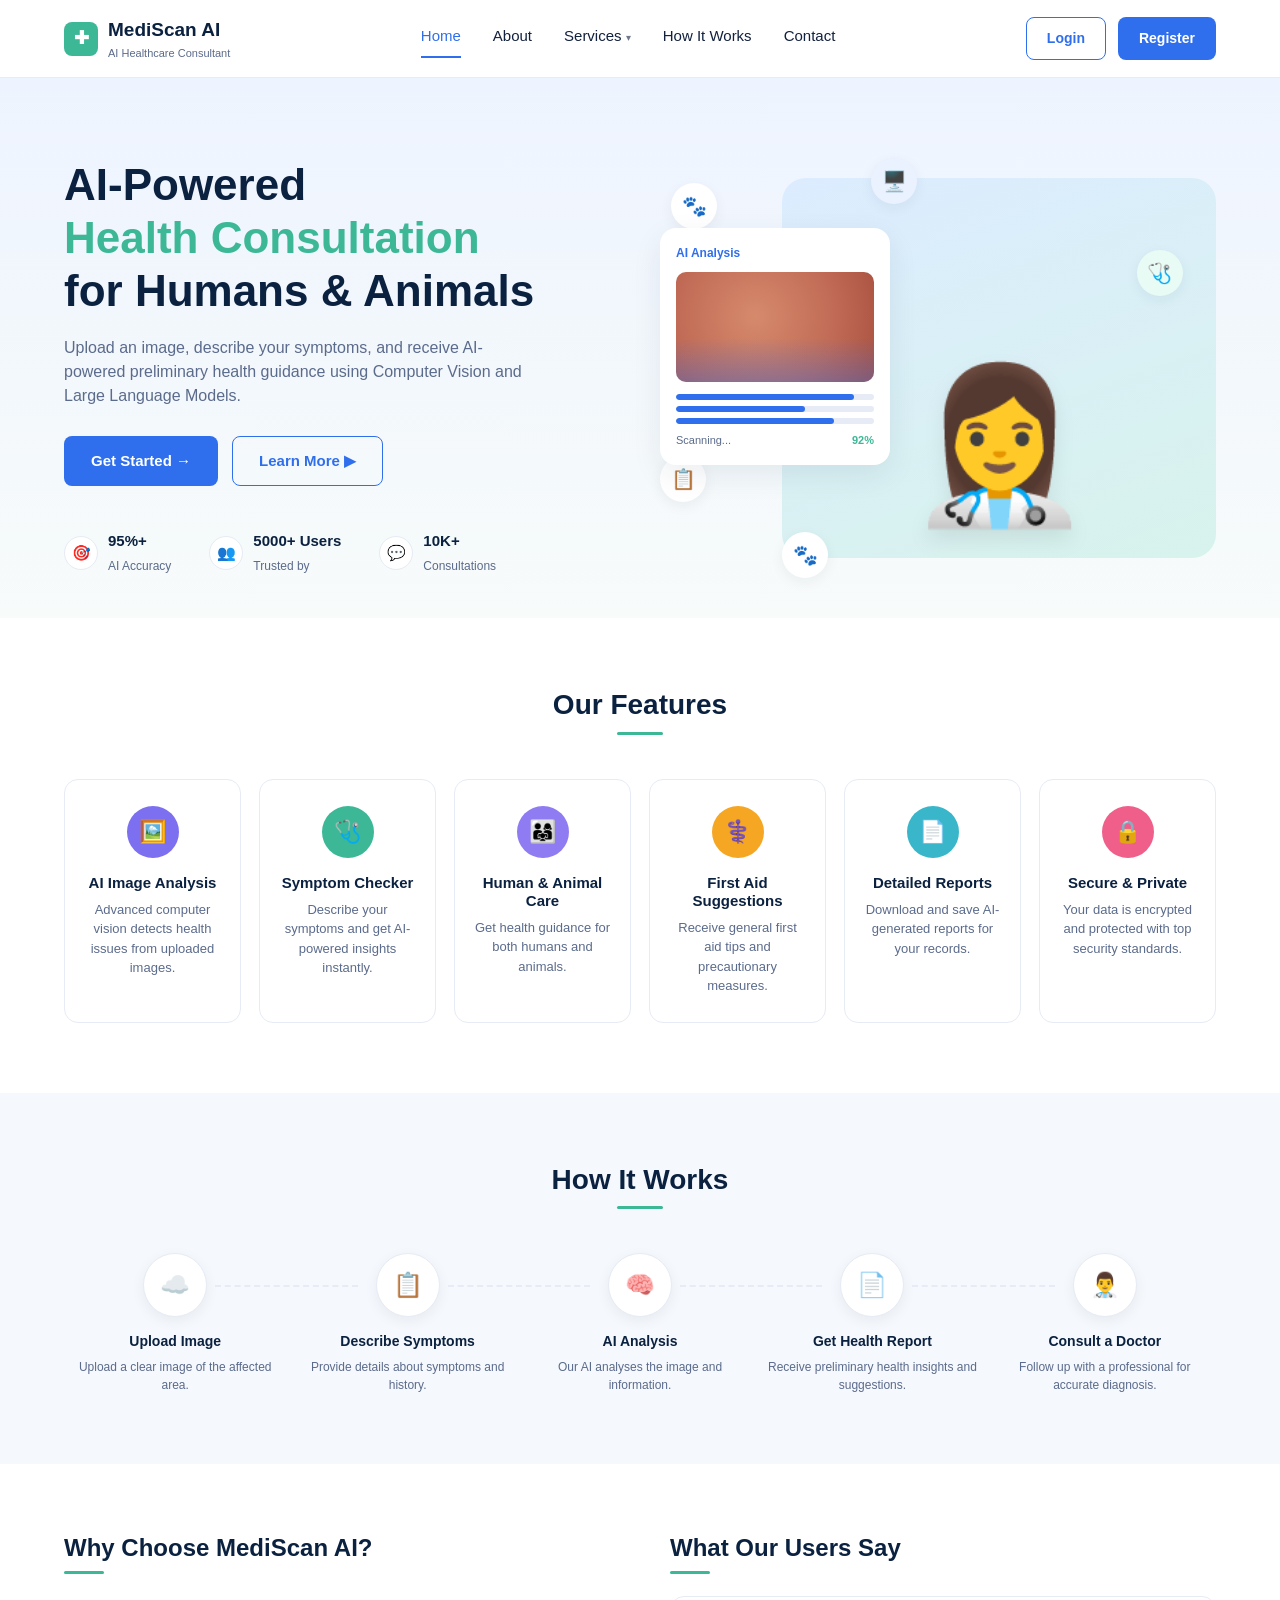
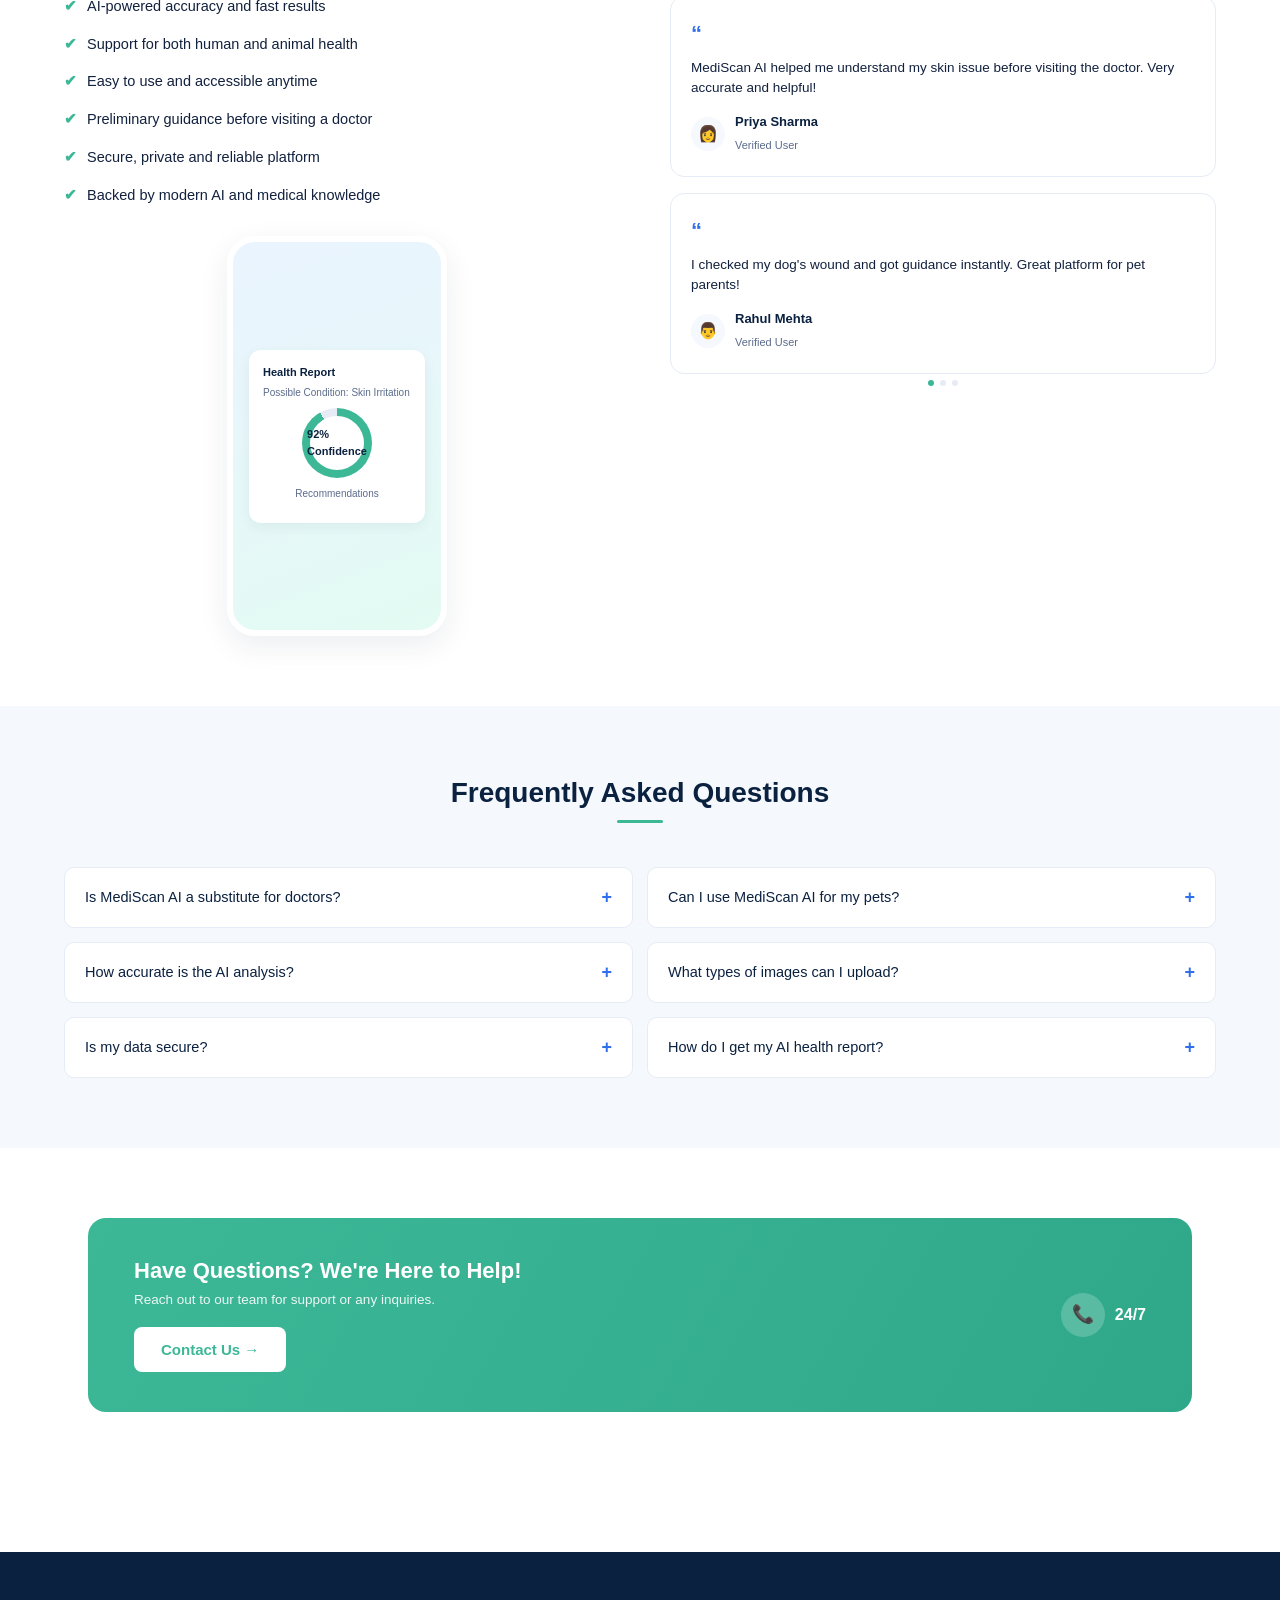
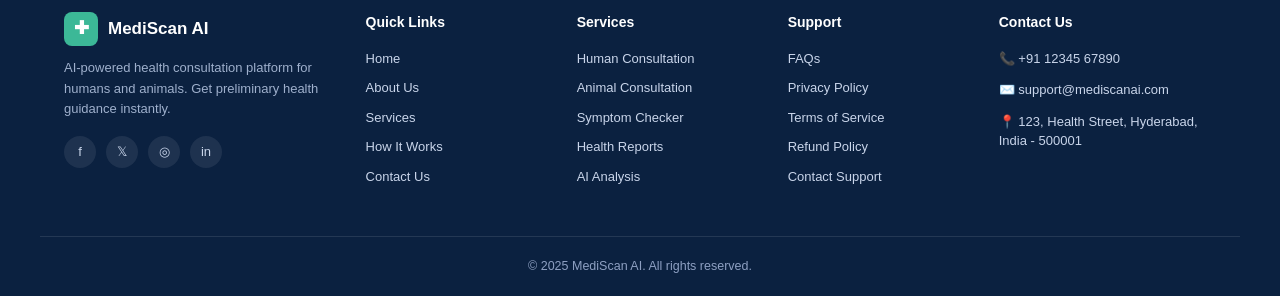
<file: index.html>
<!DOCTYPE html>
<html lang="en">
<head>
<meta charset="UTF-8">
<meta name="viewport" content="width=device-width, initial-scale=1.0">
<title>MediScan AI — AI-Powered Health Consultation</title>
<style>
  :root{
    --blue:#2f6fed;
    --blue-dark:#1e4fc4;
    --green:#3cb897;
    --purple:#7c6ff0;
    --orange:#f5a623;
    --teal:#39b6c9;
    --pink:#ef5f8a;
    --navy:#0b2140;
    --ink:#12213e;
    --muted:#5b6b8c;
    --bg:#ffffff;
    --bg-soft:#f5f8fc;
    --border:#e6ebf5;
    --radius:14px;
    --shadow:0 10px 30px rgba(18,33,62,0.08);
    --shadow-sm:0 4px 14px rgba(18,33,62,0.06);
  }
  *{box-sizing:border-box;margin:0;padding:0;}
  body{
    font-family:'Segoe UI',-apple-system,BlinkMacSystemFont,Roboto,Helvetica,Arial,sans-serif;
    color:var(--ink);
    background:var(--bg);
    line-height:1.5;
  }
  a{text-decoration:none;color:inherit;}
  ul{list-style:none;}
  img{max-width:100%;display:block;}
  .container{max-width:1200px;margin:0 auto;padding:0 24px;}
  section{padding:70px 0;}
  h1,h2,h3{line-height:1.2;}

  /* Buttons */
  .btn{
    display:inline-flex;align-items:center;gap:8px;
    padding:13px 26px;border-radius:8px;font-weight:600;font-size:15px;
    cursor:pointer;border:1px solid transparent;transition:all .2s ease;
  }
  .btn-primary{background:var(--blue);color:#fff;}
  .btn-primary:hover{background:var(--blue-dark);transform:translateY(-1px);}
  .btn-outline{background:#fff;color:var(--blue);border-color:var(--blue);}
  .btn-outline:hover{background:#eef3ff;}
  .btn-ghost{background:transparent;color:var(--blue);border-color:var(--blue);}
  .btn-white{background:#fff;color:var(--green);}

  /* Header */
  header{
    position:sticky;top:0;z-index:100;
    background:#fff;border-bottom:1px solid var(--border);
  }
  .nav{
    display:flex;align-items:center;justify-content:space-between;
    padding:16px 24px;max-width:1200px;margin:0 auto;
  }
  .logo{display:flex;align-items:center;gap:10px;font-weight:700;font-size:19px;color:var(--navy);}
  .logo-mark{
    width:34px;height:34px;border-radius:8px;background:var(--green);
    display:flex;align-items:center;justify-content:center;color:#fff;font-size:18px;flex-shrink:0;
  }
  .logo-sub{display:block;font-size:11px;font-weight:400;color:var(--muted);}
  .nav-links{display:flex;gap:32px;align-items:center;}
  .nav-links a{font-size:15px;font-weight:500;color:var(--ink);position:relative;padding-bottom:4px;}
  .nav-links a.active{color:var(--blue);}
  .nav-links a.active::after{
    content:"";position:absolute;left:0;bottom:-6px;width:100%;height:2px;background:var(--blue);
  }
  .nav-actions{display:flex;gap:12px;align-items:center;}
  .nav-actions .btn{padding:10px 20px;font-size:14px;}
  .caret{font-size:10px;opacity:.6;}
  .burger{display:none;font-size:24px;background:none;border:none;cursor:pointer;}

  /* Hero */
  .hero{
    background:linear-gradient(180deg,#eef4ff 0%, #f7fbfa 100%);
    padding:80px 0 40px;
    position:relative;overflow:hidden;
  }
  .hero-grid{
    display:grid;grid-template-columns:1fr 1fr;gap:40px;align-items:center;
  }
  .eyebrow{color:var(--green);font-weight:700;}
  .hero h1{font-size:44px;font-weight:800;color:var(--navy);}
  .hero h1 .accent{color:var(--green);}
  .hero p{margin-top:18px;font-size:16px;color:var(--muted);max-width:480px;}
  .hero-cta{display:flex;gap:14px;margin-top:28px;}
  .hero-stats{display:flex;gap:38px;margin-top:44px;flex-wrap:wrap;}
  .stat{display:flex;align-items:center;gap:10px;}
  .stat-icon{
    width:34px;height:34px;border-radius:50%;background:#fff;border:1px solid var(--border);
    display:flex;align-items:center;justify-content:center;font-size:15px;flex-shrink:0;
  }
  .stat b{display:block;font-size:15px;color:var(--navy);}
  .stat span{font-size:12px;color:var(--muted);}

  .hero-visual{position:relative;height:420px;}
  .hero-photo{
    position:absolute;right:0;top:20px;width:78%;height:380px;border-radius:24px;overflow:hidden;
    background:linear-gradient(160deg,#dcecff,#d7f3ec);
    display:flex;align-items:flex-end;justify-content:center;
  }
  .hero-photo-emoji{font-size:150px;filter:drop-shadow(0 10px 10px rgba(0,0,0,.08));}
  .float-icon{
    position:absolute;width:46px;height:46px;border-radius:50%;background:#fff;box-shadow:var(--shadow-sm);
    display:flex;align-items:center;justify-content:center;font-size:20px;
  }
  .float-1{top:0;left:38%;background:#eaf1ff;}
  .float-2{top:22%;right:6%;background:#e9fbf5;}
  .float-3{top:6%;left:2%;background:#fff;}
  .float-4{bottom:18%;left:0;background:#fff;}
  .float-5{bottom:0;left:22%;background:#fff;}

  .scan-card{
    position:absolute;left:0;top:70px;width:230px;background:#fff;border-radius:16px;
    box-shadow:var(--shadow);padding:16px;z-index:3;
  }
  .scan-card .label{font-size:12px;font-weight:700;color:var(--blue);margin-bottom:10px;}
  .scan-thumb{
    width:100%;height:110px;border-radius:10px;
    background:radial-gradient(circle at 40% 40%, #d68a6c, #c06a55 60%, #a8503f 100%);
    margin-bottom:12px;position:relative;overflow:hidden;
  }
  .scan-thumb::after{
    content:"";position:absolute;inset:0;
    background:linear-gradient(180deg, transparent 60%, rgba(47,111,237,.35) 100%);
  }
  .scan-bars{display:flex;flex-direction:column;gap:6px;margin-bottom:8px;}
  .scan-bars i{display:block;height:6px;border-radius:4px;background:var(--border);overflow:hidden;position:relative;}
  .scan-bars i::after{content:"";position:absolute;left:0;top:0;bottom:0;background:var(--blue);border-radius:4px;}
  .scan-bars i:nth-child(1)::after{width:90%;}
  .scan-bars i:nth-child(2)::after{width:65%;}
  .scan-bars i:nth-child(3)::after{width:80%;}
  .scan-foot{display:flex;justify-content:space-between;font-size:11px;color:var(--muted);}
  .scan-foot b{color:var(--green);}

  /* Features */
  .section-head{text-align:center;margin-bottom:44px;}
  .section-head h2{font-size:28px;color:var(--navy);font-weight:800;position:relative;display:inline-block;}
  .section-head h2::after{
    content:"";display:block;width:46px;height:3px;background:var(--green);margin:10px auto 0;border-radius:2px;
  }
  .features-grid{
    display:grid;grid-template-columns:repeat(6,1fr);gap:18px;
  }
  .feature-card{
    border:1px solid var(--border);border-radius:var(--radius);padding:26px 18px;text-align:center;
    transition:box-shadow .2s ease, transform .2s ease;
  }
  .feature-card:hover{box-shadow:var(--shadow-sm);transform:translateY(-3px);}
  .fi{
    width:52px;height:52px;border-radius:50%;display:flex;align-items:center;justify-content:center;
    margin:0 auto 16px;font-size:22px;color:#fff;
  }
  .fi.c1{background:var(--purple);} .fi.c2{background:var(--green);} .fi.c3{background:#8f7cf2;}
  .fi.c4{background:var(--orange);} .fi.c5{background:var(--teal);} .fi.c6{background:var(--pink);}
  .feature-card h3{font-size:15px;margin-bottom:8px;color:var(--navy);}
  .feature-card p{font-size:13px;color:var(--muted);}

  /* How it works */
  .how{background:var(--bg-soft);}
  .steps{
    display:flex;justify-content:space-between;align-items:flex-start;position:relative;gap:10px;
  }
  .step{flex:1;text-align:center;position:relative;}
  .step-icon{
    width:64px;height:64px;border-radius:50%;background:#fff;border:1px solid var(--border);
    display:flex;align-items:center;justify-content:center;font-size:24px;margin:0 auto 14px;
    box-shadow:var(--shadow-sm);
  }
  .step h4{font-size:14px;color:var(--navy);margin-bottom:6px;}
  .step p{font-size:12px;color:var(--muted);padding:0 6px;}
  .step-connector{
    position:absolute;top:32px;left:calc(50% + 40px);width:calc(100% - 80px);
    border-top:2px dashed var(--border);z-index:0;
  }

  /* Why choose + testimonials */
  .split{display:grid;grid-template-columns:1fr 1fr;gap:60px;align-items:start;}
  .why h2{font-size:24px;color:var(--navy);font-weight:800;margin-bottom:22px;}
  .why h2::after{content:"";display:block;width:40px;height:3px;background:var(--green);margin-top:8px;border-radius:2px;}
  .why-list{display:flex;flex-direction:column;gap:16px;margin-top:20px;}
  .why-list li{display:flex;gap:10px;align-items:flex-start;font-size:14.5px;color:var(--ink);}
  .check{color:var(--green);font-weight:800;flex-shrink:0;}
  .why-visual{
    margin-top:30px;display:flex;justify-content:center;
  }
  .phone{
    width:220px;height:400px;background:linear-gradient(160deg,#eaf4ff,#e3fbf3);
    border-radius:28px;border:6px solid #fff;box-shadow:var(--shadow);
    display:flex;flex-direction:column;align-items:center;justify-content:center;gap:10px;padding:16px;
  }
  .phone-card{background:#fff;border-radius:12px;padding:14px;width:100%;box-shadow:var(--shadow-sm);}
  .phone-card .t{font-size:11px;font-weight:700;color:var(--navy);margin-bottom:4px;}
  .phone-card .s{font-size:10px;color:var(--muted);margin-bottom:8px;}
  .ring{
    width:70px;height:70px;border-radius:50%;
    background:conic-gradient(var(--green) 92%, var(--border) 0);
    display:flex;align-items:center;justify-content:center;margin:8px auto;
  }
  .ring span{
    width:54px;height:54px;border-radius:50%;background:#fff;display:flex;align-items:center;justify-content:center;
    font-size:11px;font-weight:700;color:var(--navy);flex-direction:column;
  }

  .testi h2{font-size:24px;color:var(--navy);font-weight:800;margin-bottom:22px;}
  .testi h2::after{content:"";display:block;width:40px;height:3px;background:var(--green);margin-top:8px;border-radius:2px;}
  .testi-cards{display:flex;flex-direction:column;gap:16px;}
  .testi-card{
    border:1px solid var(--border);border-radius:var(--radius);padding:20px;background:#fff;
  }
  .quote-mark{color:var(--blue);font-size:22px;font-weight:800;}
  .testi-card p{font-size:13.5px;color:var(--ink);margin:8px 0 14px;}
  .testi-user{display:flex;align-items:center;gap:10px;}
  .avatar{width:34px;height:34px;border-radius:50%;background:var(--bg-soft);display:flex;align-items:center;justify-content:center;font-size:16px;}
  .testi-user b{display:block;font-size:13px;color:var(--navy);}
  .testi-user span{font-size:11px;color:var(--muted);}
  .dots{display:flex;gap:6px;justify-content:center;margin-top:6px;}
  .dots i{width:6px;height:6px;border-radius:50%;background:var(--border);}
  .dots i.on{background:var(--green);}

  /* FAQ */
  .faq{background:var(--bg-soft);}
  .faq-grid{display:grid;grid-template-columns:1fr 1fr;gap:14px;}
  .faq-item{
    background:#fff;border:1px solid var(--border);border-radius:10px;padding:16px 20px;
    display:flex;justify-content:space-between;align-items:center;cursor:pointer;font-size:14.5px;color:var(--navy);font-weight:500;
  }
  .faq-item .plus{color:var(--blue);font-size:18px;font-weight:700;transition:transform .2s;}
  .faq-item.open .plus{transform:rotate(45deg);}
  .faq-answer{
    max-height:0;overflow:hidden;transition:max-height .25s ease;font-size:13.5px;color:var(--muted);
  }
  .faq-item-wrap{background:#fff;border:1px solid var(--border);border-radius:10px;overflow:hidden;}
  .faq-item-wrap .faq-item{border:none;}
  .faq-answer-inner{padding:0 20px 16px;}

  /* CTA banner */
  .cta-banner{
    background:linear-gradient(120deg,var(--green),#2fa88a);
    border-radius:18px;padding:40px 46px;
    display:flex;justify-content:space-between;align-items:center;color:#fff;
    margin:0 24px;
  }
  .cta-banner h3{font-size:22px;margin-bottom:6px;}
  .cta-banner p{font-size:13.5px;opacity:.9;}
  .cta-banner .btn{margin-top:16px;}
  .cta-phone{display:flex;align-items:center;gap:10px;font-weight:700;}
  .cta-phone .ico{
    width:44px;height:44px;border-radius:50%;background:rgba(255,255,255,.2);
    display:flex;align-items:center;justify-content:center;font-size:18px;
  }

  /* Footer */
  footer{background:var(--navy);color:#c9d5ea;padding:60px 0 0;margin-top:70px;}
  .footer-grid{
    display:grid;grid-template-columns:1.5fr 1fr 1fr 1fr 1.2fr;gap:30px;padding-bottom:40px;
    border-bottom:1px solid rgba(255,255,255,.1);
  }
  .footer-logo{display:flex;align-items:center;gap:10px;color:#fff;font-weight:700;font-size:17px;margin-bottom:12px;}
  .footer-grid p{font-size:13px;line-height:1.6;color:#9fb0cc;}
  .footer-grid h4{color:#fff;font-size:14px;margin-bottom:16px;}
  .footer-grid ul li{margin-bottom:10px;font-size:13px;}
  .footer-grid ul li a:hover{color:#fff;}
  .social{display:flex;gap:10px;margin-top:16px;}
  .social a{
    width:32px;height:32px;border-radius:50%;background:rgba(255,255,255,.08);
    display:flex;align-items:center;justify-content:center;font-size:13px;
  }
  .contact-item{display:flex;gap:8px;font-size:13px;margin-bottom:12px;color:#c9d5ea;align-items:flex-start;}
  .bottom-bar{text-align:center;padding:20px 0;font-size:12.5px;color:#8ea0c2;}

  @media (max-width:960px){
    .nav-links{display:none;}
    .burger{display:block;}
    .hero-grid{grid-template-columns:1fr;}
    .hero-visual{height:320px;margin-top:20px;}
    .features-grid{grid-template-columns:repeat(2,1fr);}
    .steps{flex-direction:column;gap:26px;}
    .step-connector{display:none;}
    .split{grid-template-columns:1fr;}
    .footer-grid{grid-template-columns:1fr 1fr;}
    .cta-banner{flex-direction:column;text-align:center;gap:16px;}
    .faq-grid{grid-template-columns:1fr;}
    .hero h1{font-size:32px;}
  }
</style>
<link rel="stylesheet" href="shared-dark.css">
</head>
<body>

<header>
  <div class="nav">
    <div class="logo">
      <div class="logo-mark">✚</div>
      <div>MediScan AI<span class="logo-sub">AI Healthcare Consultant</span></div>
    </div>
    <nav class="nav-links">
      <a href="#" class="active">Home</a>
      <a href="#">About</a>
      <a href="#">Services <span class="caret">▾</span></a>
      <a href="#how">How It Works</a>
      <a href="#contact">Contact</a>
    </nav>
    <div class="nav-actions">
      <a href="login.html" class="btn btn-outline">Login</a>
      <a href="login.html" class="btn btn-primary">Register</a>
    </div>
    <button class="burger">☰</button>
  </div>
</header>

<section class="hero">
  <div class="container hero-grid">
    <div>
      <h1>AI-Powered<br><span class="accent">Health Consultation</span><br>for Humans &amp; Animals</h1>
      <p>Upload an image, describe your symptoms, and receive AI-powered preliminary health guidance using Computer Vision and Large Language Models.</p>
      <div class="hero-cta">
        <a href="login.html" class="btn btn-primary">Get Started →</a>
        <button class="btn btn-ghost">Learn More ▶</button>
      </div>
      <div class="hero-stats">
        <div class="stat"><div class="stat-icon">🎯</div><div><b>95%+</b><span>AI Accuracy</span></div></div>
        <div class="stat"><div class="stat-icon">👥</div><div><b>5000+ Users</b><span>Trusted by</span></div></div>
        <div class="stat"><div class="stat-icon">💬</div><div><b>10K+</b><span>Consultations</span></div></div>
      </div>
    </div>
    <div class="hero-visual">
      <div class="hero-photo"><div class="hero-photo-emoji">👩‍⚕️</div></div>
      <div class="scan-card">
        <div class="label">AI Analysis</div>
        <div class="scan-thumb"></div>
        <div class="scan-bars"><i></i><i></i><i></i></div>
        <div class="scan-foot"><span>Scanning...</span><b>92%</b></div>
      </div>
      <div class="float-icon float-1">🖥️</div>
      <div class="float-icon float-2">🩺</div>
      <div class="float-icon float-3">🐾</div>
      <div class="float-icon float-4">📋</div>
      <div class="float-icon float-5">🐾</div>
    </div>
  </div>
</section>

<section id="features">
  <div class="container">
    <div class="section-head"><h2>Our Features</h2></div>
    <div class="features-grid">
      <div class="feature-card"><div class="fi c1">🖼️</div><h3>AI Image Analysis</h3><p>Advanced computer vision detects health issues from uploaded images.</p></div>
      <div class="feature-card"><div class="fi c2">🩺</div><h3>Symptom Checker</h3><p>Describe your symptoms and get AI-powered insights instantly.</p></div>
      <div class="feature-card"><div class="fi c3">👨‍👩‍👧</div><h3>Human &amp; Animal Care</h3><p>Get health guidance for both humans and animals.</p></div>
      <div class="feature-card"><div class="fi c4">⚕️</div><h3>First Aid Suggestions</h3><p>Receive general first aid tips and precautionary measures.</p></div>
      <div class="feature-card"><div class="fi c5">📄</div><h3>Detailed Reports</h3><p>Download and save AI-generated reports for your records.</p></div>
      <div class="feature-card"><div class="fi c6">🔒</div><h3>Secure &amp; Private</h3><p>Your data is encrypted and protected with top security standards.</p></div>
    </div>
  </div>
</section>

<section class="how" id="how">
  <div class="container">
    <div class="section-head"><h2>How It Works</h2></div>
    <div class="steps">
      <div class="step"><div class="step-connector"></div><div class="step-icon">☁️</div><h4>Upload Image</h4><p>Upload a clear image of the affected area.</p></div>
      <div class="step"><div class="step-connector"></div><div class="step-icon">📋</div><h4>Describe Symptoms</h4><p>Provide details about symptoms and history.</p></div>
      <div class="step"><div class="step-connector"></div><div class="step-icon">🧠</div><h4>AI Analysis</h4><p>Our AI analyses the image and information.</p></div>
      <div class="step"><div class="step-connector"></div><div class="step-icon">📄</div><h4>Get Health Report</h4><p>Receive preliminary health insights and suggestions.</p></div>
      <div class="step"><div class="step-icon">👨‍⚕️</div><h4>Consult a Doctor</h4><p>Follow up with a professional for accurate diagnosis.</p></div>
    </div>
  </div>
</section>

<section>
  <div class="container split">
    <div class="why">
      <h2>Why Choose MediScan AI?</h2>
      <ul class="why-list">
        <li><span class="check">✔</span> AI-powered accuracy and fast results</li>
        <li><span class="check">✔</span> Support for both human and animal health</li>
        <li><span class="check">✔</span> Easy to use and accessible anytime</li>
        <li><span class="check">✔</span> Preliminary guidance before visiting a doctor</li>
        <li><span class="check">✔</span> Secure, private and reliable platform</li>
        <li><span class="check">✔</span> Backed by modern AI and medical knowledge</li>
      </ul>
      <div class="why-visual">
        <div class="phone">
          <div class="phone-card">
            <div class="t">Health Report</div>
            <div class="s">Possible Condition: Skin Irritation</div>
            <div class="ring"><span>92%<br>Confidence</span></div>
            <div class="s" style="text-align:center;margin-top:6px;">Recommendations</div>
          </div>
        </div>
      </div>
    </div>
    <div class="testi">
      <h2>What Our Users Say</h2>
      <div class="testi-cards">
        <div class="testi-card">
          <span class="quote-mark">“</span>
          <p>MediScan AI helped me understand my skin issue before visiting the doctor. Very accurate and helpful!</p>
          <div class="testi-user"><div class="avatar">👩</div><div><b>Priya Sharma</b><span>Verified User</span></div></div>
        </div>
        <div class="testi-card">
          <span class="quote-mark">“</span>
          <p>I checked my dog's wound and got guidance instantly. Great platform for pet parents!</p>
          <div class="testi-user"><div class="avatar">👨</div><div><b>Rahul Mehta</b><span>Verified User</span></div></div>
        </div>
      </div>
      <div class="dots"><i class="on"></i><i></i><i></i></div>
    </div>
  </div>
</section>

<section class="faq">
  <div class="container">
    <div class="section-head"><h2>Frequently Asked Questions</h2></div>
    <div class="faq-grid">
      <div class="faq-item-wrap">
        <div class="faq-item" onclick="toggleFaq(this)">Is MediScan AI a substitute for doctors?<span class="plus">+</span></div>
        <div class="faq-answer"><div class="faq-answer-inner">No. MediScan AI provides preliminary guidance only. Always consult a licensed professional for diagnosis and treatment.</div></div>
      </div>
      <div class="faq-item-wrap">
        <div class="faq-item" onclick="toggleFaq(this)">Can I use MediScan AI for my pets?<span class="plus">+</span></div>
        <div class="faq-answer"><div class="faq-answer-inner">Yes, MediScan AI supports both human and animal health consultations.</div></div>
      </div>
      <div class="faq-item-wrap">
        <div class="faq-item" onclick="toggleFaq(this)">How accurate is the AI analysis?<span class="plus">+</span></div>
        <div class="faq-answer"><div class="faq-answer-inner">Our models report over 95% accuracy in testing, though results should be confirmed by a doctor.</div></div>
      </div>
      <div class="faq-item-wrap">
        <div class="faq-item" onclick="toggleFaq(this)">What types of images can I upload?<span class="plus">+</span></div>
        <div class="faq-answer"><div class="faq-answer-inner">Clear photos of skin conditions, wounds, or affected areas in JPG or PNG format work best.</div></div>
      </div>
      <div class="faq-item-wrap">
        <div class="faq-item" onclick="toggleFaq(this)">Is my data secure?<span class="plus">+</span></div>
        <div class="faq-answer"><div class="faq-answer-inner">Yes, all uploads and reports are encrypted and stored securely in line with industry standards.</div></div>
      </div>
      <div class="faq-item-wrap">
        <div class="faq-item" onclick="toggleFaq(this)">How do I get my AI health report?<span class="plus">+</span></div>
        <div class="faq-answer"><div class="faq-answer-inner">After uploading an image and describing symptoms, your report generates instantly and can be downloaded.</div></div>
      </div>
    </div>
  </div>
</section>

<section id="contact">
  <div class="container">
    <div class="cta-banner">
      <div>
        <h3>Have Questions? We're Here to Help!</h3>
        <p>Reach out to our team for support or any inquiries.</p>
        <button class="btn btn-white">Contact Us →</button>
      </div>
      <div class="cta-phone"><div class="ico">📞</div>24/7</div>
    </div>
  </div>
</section>

<footer>
  <div class="container footer-grid">
    <div>
      <div class="footer-logo"><div class="logo-mark">✚</div>MediScan AI</div>
      <p>AI-powered health consultation platform for humans and animals. Get preliminary health guidance instantly.</p>
      <div class="social">
        <a href="#">f</a><a href="#">𝕏</a><a href="#">◎</a><a href="#">in</a>
      </div>
    </div>
    <div>
      <h4>Quick Links</h4>
      <ul><li><a href="#">Home</a></li><li><a href="#">About Us</a></li><li><a href="#">Services</a></li><li><a href="#how">How It Works</a></li><li><a href="#contact">Contact Us</a></li></ul>
    </div>
    <div>
      <h4>Services</h4>
      <ul><li><a href="#">Human Consultation</a></li><li><a href="#">Animal Consultation</a></li><li><a href="#">Symptom Checker</a></li><li><a href="#">Health Reports</a></li><li><a href="#">AI Analysis</a></li></ul>
    </div>
    <div>
      <h4>Support</h4>
      <ul><li><a href="#">FAQs</a></li><li><a href="#">Privacy Policy</a></li><li><a href="#">Terms of Service</a></li><li><a href="#">Refund Policy</a></li><li><a href="#">Contact Support</a></li></ul>
    </div>
    <div>
      <h4>Contact Us</h4>
      <div class="contact-item">📞 +91 12345 67890</div>
      <div class="contact-item">✉️ support@mediscanai.com</div>
      <div class="contact-item">📍 123, Health Street, Hyderabad, India - 500001</div>
    </div>
  </div>
  <div class="bottom-bar">© 2025 MediScan AI. All rights reserved.</div>
</footer>

<script>
function toggleFaq(el){
  const wrap = el.parentElement;
  const answer = wrap.querySelector('.faq-answer');
  const isOpen = el.classList.contains('open');
  document.querySelectorAll('.faq-item').forEach(i=>{
    i.classList.remove('open');
    i.parentElement.querySelector('.faq-answer').style.maxHeight = null;
  });
  if(!isOpen){
    el.classList.add('open');
    answer.style.maxHeight = answer.scrollHeight + 20 + 'px';
  }
}
</script>

<script src="shared.js"></script>
</body>
</html>
</file>
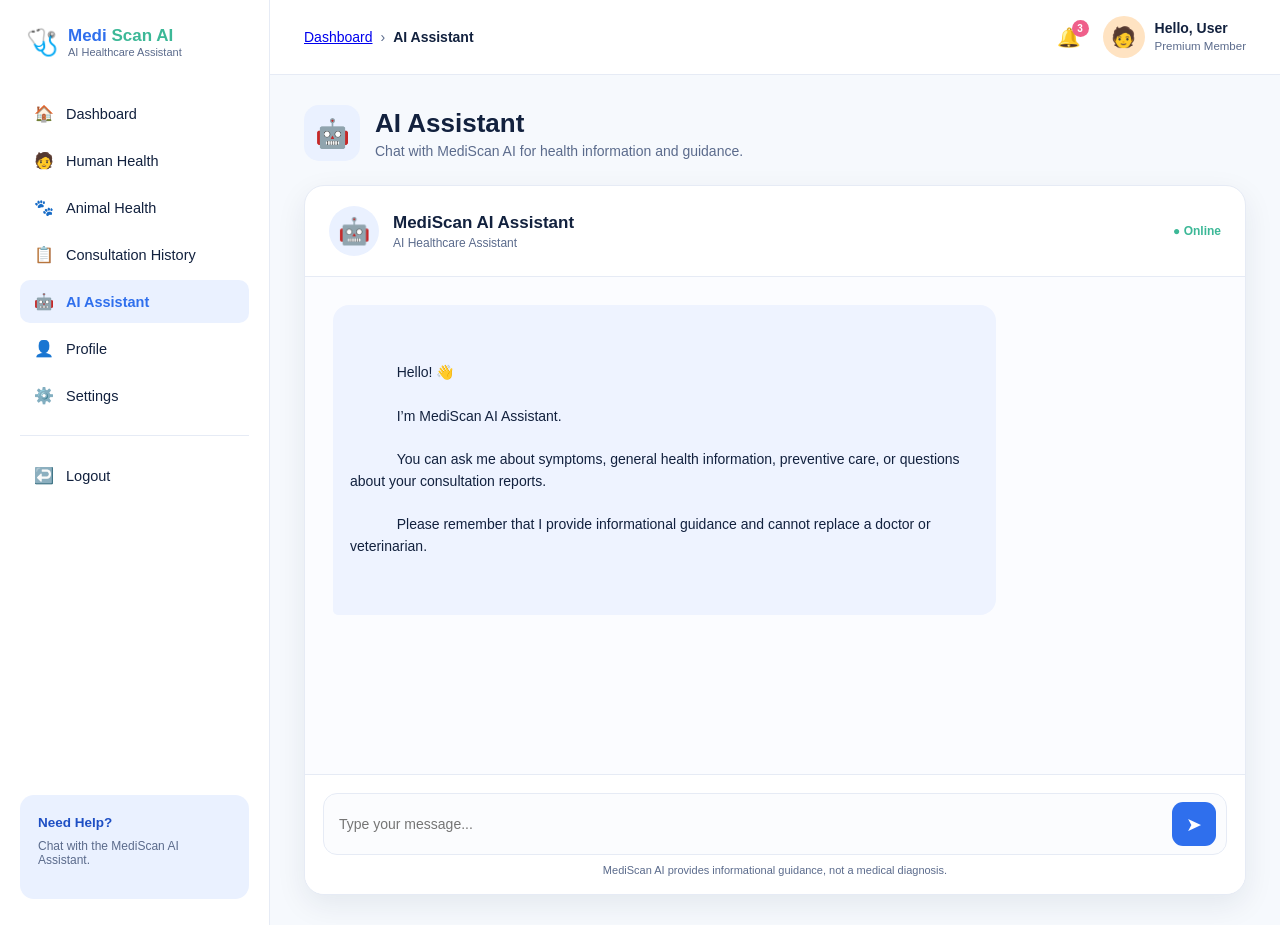
<file: ai-assistant.html>
<!DOCTYPE html>
<html lang="en">

<head>

  <meta charset="UTF-8">

  <meta
    name="viewport"
    content="width=device-width, initial-scale=1.0"
  >

  <title>MediScan AI — AI Assistant</title>

  <link
    rel="stylesheet"
    href="shared-dark.css"
  >

  <style>

    :root {
      --blue: #2f6fed;
      --blue-dark: #1e4fc4;
      --green: #3cb897;
      --purple: #7c6ff0;
      --pink: #ef5f8a;
      --ink: #12213e;
      --muted: #5b6b8c;
      --border: #e6ebf5;
      --bg-soft: #f6f9fd;
    }

    * {
      box-sizing: border-box;
      margin: 0;
      padding: 0;
    }

    body {
      font-family:
        'Segoe UI',
        -apple-system,
        BlinkMacSystemFont,
        Roboto,
        Helvetica,
        Arial,
        sans-serif;

      background: var(--bg-soft);
      color: var(--ink);
    }

    .app {
      display: grid;
      grid-template-columns: 270px 1fr;
      min-height: 100vh;
    }

    /* =========================
       SIDEBAR
       ========================= */

    .sidebar {
      background: #fff;
      border-right: 1px solid var(--border);
      display: flex;
      flex-direction: column;
      padding: 26px 20px;
    }

    .brand {
      display: flex;
      align-items: center;
      gap: 10px;
      margin-bottom: 34px;
      padding: 0 6px;
      text-decoration: none;
      color: inherit;
    }

    .brand .mark {
      font-size: 26px;
    }

    .brand .name {
      font-weight: 700;
      font-size: 17px;
    }

    .brand .blue {
      color: var(--blue);
    }

    .brand .green {
      color: var(--green);
    }

    .brand .sub {
      display: block;
      font-size: 11px;
      font-weight: 400;
      color: var(--muted);
    }

    .nav-main {
      display: flex;
      flex-direction: column;
      gap: 4px;
      flex: 1;
    }

    .nav-item {
      display: flex;
      align-items: center;
      gap: 12px;
      padding: 12px 14px;
      border-radius: 10px;
      font-size: 14.5px;
      font-weight: 500;
      color: var(--ink);
      text-decoration: none;
      cursor: pointer;
    }

    .nav-item .ic {
      width: 20px;
      text-align: center;
      font-size: 16px;
    }

    .nav-item:hover {
      background: var(--bg-soft);
    }

    .nav-item.active {
      background: #eaf1ff;
      color: var(--blue);
      font-weight: 700;
    }

    .nav-divider {
      height: 1px;
      background: var(--border);
      margin: 14px 0;
    }

    .help-box {
      background: #eaf1ff;
      border-radius: 14px;
      padding: 18px;
      margin-top: 16px;
    }

    .help-box b {
      font-size: 13.5px;
      color: var(--blue-dark);
    }

    .help-box p {
      font-size: 12px;
      color: var(--muted);
      margin: 8px 0 14px;
    }

    .chat-btn {
      width: 100%;
      background: white;
      border: 1px solid #cfe0ff;
      border-radius: 10px;
      padding: 10px 14px;
      font-size: 13px;
      font-weight: 600;
      color: var(--blue);
      cursor: pointer;
    }

    /* =========================
       MAIN
       ========================= */

    .main {
      display: flex;
      flex-direction: column;
      min-width: 0;
    }

    .topbar {
      display: flex;
      align-items: center;
      justify-content: space-between;
      padding: 16px 34px;
      background: white;
      border-bottom: 1px solid var(--border);
    }

    .breadcrumb {
      display: flex;
      align-items: center;
      gap: 8px;
      font-size: 14px;
      color: var(--muted);
    }

    .breadcrumb b {
      color: var(--ink);
    }

    .topbar-right {
      display: flex;
      align-items: center;
      gap: 22px;
    }

    .bell {
      position: relative;
      font-size: 19px;
    }

    .bell .dot {
      position: absolute;
      top: -6px;
      right: -8px;
      background: var(--pink);
      color: white;
      font-size: 10px;
      width: 17px;
      height: 17px;
      border-radius: 50%;
      display: flex;
      align-items: center;
      justify-content: center;
      font-weight: 700;
    }

    .user-chip {
      display: flex;
      align-items: center;
      gap: 10px;
    }

    .avatar-circle {
      width: 42px;
      height: 42px;
      border-radius: 50%;
      background: #ffe3c2;
      display: flex;
      align-items: center;
      justify-content: center;
      font-size: 20px;
    }

    .user-chip b {
      font-size: 14px;
      display: block;
    }

    .user-chip span {
      font-size: 11.5px;
      color: var(--muted);
    }

    /* =========================
       PAGE
       ========================= */

    .content {
      padding: 30px 34px;
      flex: 1;
    }

    .page-header {
      display: flex;
      align-items: center;
      gap: 15px;
      margin-bottom: 24px;
    }

    .page-icon {
      width: 56px;
      height: 56px;
      border-radius: 15px;
      background: #eaf1ff;
      display: flex;
      align-items: center;
      justify-content: center;
      font-size: 28px;
    }

    .page-header h1 {
      font-size: 26px;
      font-weight: 800;
    }

    .page-header p {
      color: var(--muted);
      font-size: 14px;
      margin-top: 4px;
    }

    /* =========================
       CHAT PANEL
       ========================= */

    .chat-card {
      background: white;
      border: 1px solid var(--border);
      border-radius: 20px;
      box-shadow: 0 10px 30px rgba(18,33,62,0.08);
      max-width: 1000px;
      margin: 0 auto;
      overflow: hidden;
      display: flex;
      flex-direction: column;
      height: calc(100vh - 190px);
      min-height: 560px;
    }

    .chat-header {
      padding: 20px 24px;
      border-bottom: 1px solid var(--border);
      display: flex;
      align-items: center;
      gap: 14px;
    }

    .chat-avatar {
      width: 50px;
      height: 50px;
      border-radius: 50%;
      background: #eaf1ff;
      display: flex;
      align-items: center;
      justify-content: center;
      font-size: 26px;
    }

    .chat-header h2 {
      font-size: 17px;
    }

    .chat-header p {
      font-size: 12px;
      color: var(--muted);
      margin-top: 3px;
    }

    .online {
      margin-left: auto;
      font-size: 12px;
      color: var(--green);
      font-weight: 700;
    }

    .chat-messages {
      flex: 1;
      overflow-y: auto;
      padding: 28px;
      background: #fbfcff;
      display: flex;
      flex-direction: column;
      gap: 16px;
    }

    .message {
      max-width: 75%;
      padding: 14px 17px;
      border-radius: 16px;
      font-size: 14px;
      line-height: 1.55;
      white-space: pre-wrap;
    }

    .message.assistant {
      align-self: flex-start;
      background: #eef3ff;
      color: var(--ink);
      border-bottom-left-radius: 5px;
    }

    .message.user {
      align-self: flex-end;
      background: var(--blue);
      color: white;
      border-bottom-right-radius: 5px;
    }

    .typing {
      display: none;
      align-self: flex-start;
      background: #eef3ff;
      color: var(--muted);
      border-radius: 16px;
      padding: 12px 16px;
      font-size: 13px;
    }

    .chat-input-area {
      padding: 18px;
      border-top: 1px solid var(--border);
      background: white;
    }

    .chat-input-box {
      display: flex;
      gap: 10px;
      border: 1px solid var(--border);
      border-radius: 14px;
      padding: 8px 10px 8px 15px;
      background: #fbfcfe;
    }

    .chat-input-box:focus-within {
      border-color: var(--blue);
      background: white;
    }

    #chatInput {
      flex: 1;
      border: none;
      outline: none;
      background: transparent;
      font-size: 14px;
      color: var(--ink);
    }

    #sendButton {
      width: 44px;
      height: 44px;
      border: none;
      border-radius: 11px;
      background: var(--blue);
      color: white;
      font-size: 19px;
      cursor: pointer;
    }

    #sendButton:disabled {
      opacity: 0.6;
      cursor: not-allowed;
    }

    .warning {
      margin-top: 9px;
      text-align: center;
      color: var(--muted);
      font-size: 11px;
    }

    @media (max-width: 900px) {

      .app {
        grid-template-columns: 1fr;
      }

      .sidebar {
        display: none;
      }

      .content {
        padding: 20px;
      }

      .chat-card {
        height: calc(100vh - 150px);
      }

      .message {
        max-width: 88%;
      }

    }

  </style>

</head>


<body>

<div class="app">


  <!-- =========================
       SIDEBAR
       ========================= -->

  <aside class="sidebar">

    <a
      href="dashboard.html"
      class="brand"
    >

      <span class="mark">🩺</span>

      <span class="name">

        <span class="blue">
          Medi
        </span>

        <span class="green">
          Scan AI
        </span>

        <span class="sub">
          AI Healthcare Assistant
        </span>

      </span>

    </a>


    <div class="nav-main">

      <a
        href="dashboard.html"
        class="nav-item"
      >
        <span class="ic">🏠</span>
        Dashboard
      </a>


      <a
        href="human-consultation.html"
        class="nav-item"
      >
        <span class="ic">🧑</span>
        Human Health
      </a>


      <a
        href="animal-consultation.html"
        class="nav-item"
      >
        <span class="ic">🐾</span>
        Animal Health
      </a>


      <a
        href="consultation-history.html"
        class="nav-item"
      >
        <span class="ic">📋</span>
        Consultation History
      </a>


      <a
        href="ai-assistant.html"
        class="nav-item active"
      >
        <span class="ic">🤖</span>
        AI Assistant
      </a>


      <a
        href="profile.html"
        class="nav-item"
      >
        <span class="ic">👤</span>
        Profile
      </a>


      <a
        href="settings.html"
        class="nav-item"
      >
        <span class="ic">⚙️</span>
        Settings
      </a>


      <div class="nav-divider"></div>


      <a
        href="index.html"
        class="nav-item"
      >
        <span class="ic">↩️</span>
        Logout
      </a>

    </div>


    <div class="help-box">

      <b>Need Help?</b>

      <p>
        Chat with the MediScan AI Assistant.
      </p>

    </div>

  </aside>


  <!-- =========================
       MAIN
       ========================= -->

  <div class="main">


    <div class="topbar">

      <div class="breadcrumb">

        <a href="dashboard.html">
          Dashboard
        </a>

        <span>›</span>

        <b>
          AI Assistant
        </b>

      </div>


      <div class="topbar-right">

        <div class="bell">
          🔔
          <span class="dot">
            3
          </span>
        </div>


        <div class="user-chip">

          <div class="avatar-circle">
            🧑
          </div>

          <div>
            <b>Hello, User</b>
            <span>Premium Member</span>
          </div>

        </div>

      </div>

    </div>


    <div class="content">


      <div class="page-header">

        <div class="page-icon">
          🤖
        </div>

        <div>

          <h1>
            AI Assistant
          </h1>

          <p>
            Chat with MediScan AI for health information and guidance.
          </p>

        </div>

      </div>


      <div class="chat-card">


        <div class="chat-header">

          <div class="chat-avatar">
            🤖
          </div>

          <div>

            <h2>
              MediScan AI Assistant
            </h2>

            <p>
              AI Healthcare Assistant
            </p>

          </div>

          <div class="online">
            ● Online
          </div>

        </div>


        <div
          class="chat-messages"
          id="chatMessages"
        >

          <div class="message assistant">

            Hello! 👋

            I’m MediScan AI Assistant.

            You can ask me about symptoms, general health information, preventive care, or questions about your consultation reports.

            Please remember that I provide informational guidance and cannot replace a doctor or veterinarian.

          </div>


          <div
            class="typing"
            id="typing"
          >
            AI Assistant is thinking...
          </div>

        </div>


        <div class="chat-input-area">

          <div class="chat-input-box">

            <input
              type="text"
              id="chatInput"
              placeholder="Type your message..."
              autocomplete="off"
            >

            <button
              id="sendButton"
              type="button"
            >
              ➤
            </button>

          </div>


          <div class="warning">

            MediScan AI provides informational guidance,
            not a medical diagnosis.

          </div>

        </div>

      </div>


    </div>

  </div>

</div>


<script>

const API_URL = "https://medscan-ai-2-eg67.onrender.com/chat";


const chatInput =
  document.getElementById(
    "chatInput"
  );


const sendButton =
  document.getElementById(
    "sendButton"
  );


const chatMessages =
  document.getElementById(
    "chatMessages"
  );


const typing =
  document.getElementById(
    "typing"
  );


function addMessage(
  text,
  type
) {

  const message =
    document.createElement(
      "div"
    );


  message.className =
    `message ${type}`;


  message.textContent =
    text;


  chatMessages.insertBefore(
    message,
    typing
  );


  chatMessages.scrollTop =
    chatMessages.scrollHeight;

}


async function sendMessage() {

  const message =
    chatInput.value.trim();


  if (!message) {
    return;
  }


  addMessage(
    message,
    "user"
  );


  chatInput.value =
    "";


  chatInput.disabled =
    true;

  sendButton.disabled =
    true;


  typing.style.display =
    "block";


  chatMessages.scrollTop =
    chatMessages.scrollHeight;


  try {

    const response =
      await fetch(
        API_URL,
        {
          method: "POST",

          headers: {
            "Content-Type":
              "application/json"
          },

          body: JSON.stringify({
            message: message
          })
        }
      );


    const data =
      await response.json();


    if (
      !response.ok ||
      !data.success
    ) {

      throw new Error(
        data.error ||
        "AI assistant failed."
      );

    }


    addMessage(
      data.reply,
      "assistant"
    );


  } catch (error) {

    console.error(
      "Assistant error:",
      error
    );


    addMessage(
      "Sorry, I could not connect to the AI assistant. Please try again.",
      "assistant"
    );

  } finally {

    typing.style.display =
      "none";

    chatInput.disabled =
      false;

    sendButton.disabled =
      false;

    chatInput.focus();

  }

}


sendButton.addEventListener(
  "click",
  sendMessage
);


chatInput.addEventListener(
  "keydown",
  (event) => {

    if (
      event.key === "Enter"
    ) {

      event.preventDefault();

      sendMessage();

    }

  }
);

</script>


<script src="shared.js"></script>

</body>

</html>
</file>
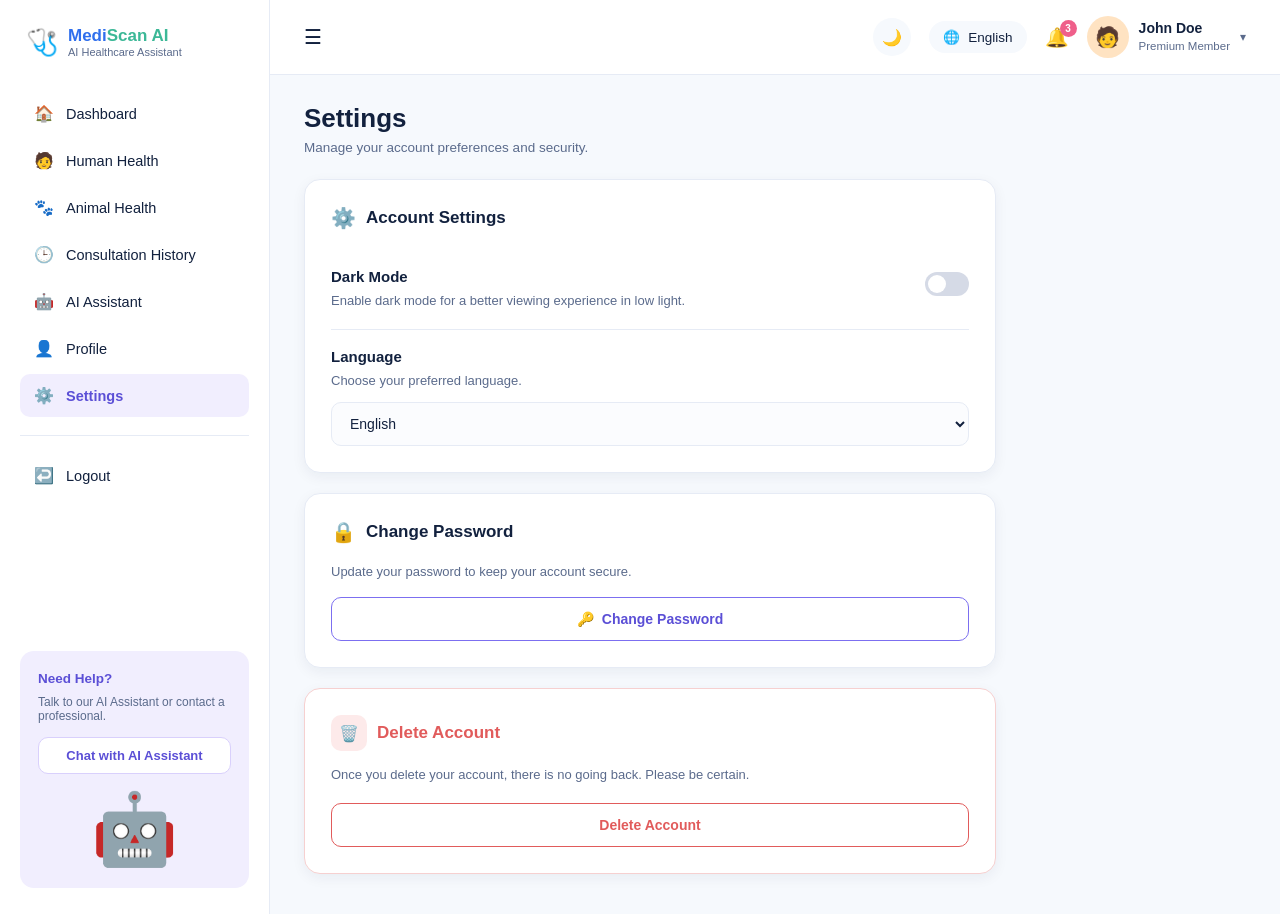
<file: settings.html>
<!DOCTYPE html>
<html lang="en">
<head>
<meta charset="UTF-8">
<meta name="viewport" content="width=device-width, initial-scale=1.0">
<title>MediScan AI — Settings</title>
<style>
  :root{
    --purple:#7c6ff0;
    --purple-dark:#5b4fd6;
    --blue:#2f6fed;
    --green:#3cb897;
    --red:#e15b5b;
    --pink:#ef5f8a;
    --ink:#12213e;
    --muted:#5b6b8c;
    --border:#e6ebf5;
    --bg-soft:#f6f9fd;
    --radius:16px;
    --shadow-sm:0 4px 14px rgba(18,33,62,0.06);
  }
  *{box-sizing:border-box;margin:0;padding:0;}
  body{
    font-family:'Segoe UI',-apple-system,BlinkMacSystemFont,Roboto,Helvetica,Arial,sans-serif;
    color:var(--ink);
    background:var(--bg-soft);
  }
  a{text-decoration:none;color:inherit;}
  button{font-family:inherit;}
  input,select{font-family:inherit;}

  .app{display:grid;grid-template-columns:270px 1fr;min-height:100vh;}

  /* Sidebar */
  .sidebar{background:#fff;border-right:1px solid var(--border);display:flex;flex-direction:column;padding:26px 20px;}
  .brand{display:flex;align-items:center;gap:10px;margin-bottom:34px;padding:0 6px;}
  .brand .mark{font-size:26px;}
  .brand .name{font-weight:700;font-size:17px;}
  .brand .name .blue{color:var(--blue);}
  .brand .name .green{color:var(--green);}
  .brand .sub{display:block;font-size:11px;font-weight:400;color:var(--muted);}
  .nav-main{display:flex;flex-direction:column;gap:4px;flex:1;}
  .nav-item{display:flex;align-items:center;gap:12px;padding:12px 14px;border-radius:10px;font-size:14.5px;font-weight:500;color:var(--ink);cursor:pointer;}
  .nav-item .ic{width:20px;text-align:center;font-size:16px;}
  .nav-item:hover{background:var(--bg-soft);}
  .nav-item.active{background:#f1eefe;color:var(--purple-dark);font-weight:700;}
  .nav-divider{height:1px;background:var(--border);margin:14px 0;}
  .help-box{background:#f1eefe;border-radius:14px;padding:18px;margin-top:16px;}
  .help-box b{font-size:13.5px;color:var(--purple-dark);}
  .help-box p{font-size:12px;color:var(--muted);margin:8px 0 14px;}
  .chat-btn{
    display:flex;align-items:center;justify-content:center;gap:8px;width:100%;
    background:#fff;border:1px solid #d9d0fc;border-radius:10px;padding:10px 14px;
    font-size:13px;font-weight:600;color:var(--purple-dark);cursor:pointer;
  }
  .bot-emoji{font-size:70px;text-align:center;margin-top:14px;}

  /* Main */
  .main{display:flex;flex-direction:column;}
  .topbar{display:flex;align-items:center;justify-content:space-between;padding:16px 34px;background:#fff;border-bottom:1px solid var(--border);}
  .burger{font-size:20px;color:var(--ink);cursor:pointer;}
  .topbar-right{display:flex;align-items:center;gap:18px;}
  .icon-btn{
    width:38px;height:38px;border-radius:50%;background:var(--bg-soft);display:flex;align-items:center;justify-content:center;
    font-size:16px;cursor:pointer;border:none;
  }
  .lang-chip{
    display:flex;align-items:center;gap:8px;background:var(--bg-soft);border-radius:20px;padding:8px 14px;font-size:13.5px;cursor:default;
  }
  .bell{position:relative;font-size:19px;cursor:pointer;}
  .bell .dot{position:absolute;top:-6px;right:-8px;background:var(--pink);color:#fff;font-size:10px;width:17px;height:17px;border-radius:50%;display:flex;align-items:center;justify-content:center;font-weight:700;}
  .user-chip{display:flex;align-items:center;gap:10px;cursor:pointer;}
  .avatar-circle{width:42px;height:42px;border-radius:50%;background:#ffe3c2;display:flex;align-items:center;justify-content:center;font-size:20px;}
  .user-chip b{font-size:14px;display:block;}
  .user-chip span{font-size:11.5px;color:var(--muted);}
  .caret{font-size:10px;color:var(--muted);}

  .content{padding:28px 34px 40px;max-width:760px;}
  .content h1{font-size:26px;font-weight:800;}
  .content > p{font-size:13.5px;color:var(--muted);margin-top:6px;margin-bottom:24px;}

  .panel{background:#fff;border:1px solid var(--border);border-radius:var(--radius);padding:26px;box-shadow:var(--shadow-sm);margin-bottom:20px;}
  .panel:last-of-type{margin-bottom:0;}

  .section-title{display:flex;align-items:center;gap:10px;font-size:17px;font-weight:700;margin-bottom:20px;}
  .section-title .si{font-size:20px;}

  .toggle-row{display:flex;justify-content:space-between;align-items:flex-start;padding:18px 0;border-bottom:1px solid var(--border);gap:14px;}
  .toggle-row:first-of-type{padding-top:0;}
  .toggle-row:last-child{border-bottom:none;padding-bottom:0;}
  .toggle-row .t-lab{font-size:15px;font-weight:700;margin-bottom:6px;}
  .toggle-row .t-sub{font-size:13px;color:var(--muted);max-width:420px;line-height:1.5;}
  .switch{position:relative;width:44px;height:24px;flex-shrink:0;margin-top:4px;}
  .switch input{opacity:0;width:0;height:0;}
  .slider{
    position:absolute;cursor:pointer;top:0;left:0;right:0;bottom:0;background:#d5dae6;border-radius:24px;transition:.2s;
  }
  .slider::before{
    content:"";position:absolute;height:18px;width:18px;left:3px;bottom:3px;background:#fff;border-radius:50%;transition:.2s;
  }
  .switch input:checked + .slider{background:var(--purple);}
  .switch input:checked + .slider::before{transform:translateX(20px);}

  .lang-block{padding-top:18px;}
  select.lang-select{
    width:100%;border:1px solid var(--border);border-radius:10px;padding:12px 14px;font-size:14px;color:var(--ink);
    margin-top:12px;outline:none;background:#fbfcfe;cursor:pointer;
  }
  select.lang-select:focus{border-color:var(--purple);}

  .pw-panel p{font-size:13px;color:var(--muted);margin-bottom:18px;}
  .btn-outline-purple{
    width:100%;border:1px solid var(--purple);color:var(--purple-dark);background:#fff;border-radius:10px;padding:13px;
    font-size:14px;font-weight:700;cursor:pointer;display:flex;align-items:center;justify-content:center;gap:8px;
  }
  .btn-outline-purple:hover{background:#f7f6ff;}

  .danger-panel{background:#fff;border:1px solid #f6d0d0;}
  .danger-title{display:flex;align-items:center;gap:10px;font-size:17px;font-weight:700;color:var(--red);margin-bottom:14px;}
  .danger-title .si{background:#fdeaea;width:36px;height:36px;border-radius:10px;display:flex;align-items:center;justify-content:center;color:var(--red);font-size:16px;}
  .danger-panel p{font-size:13px;color:var(--muted);margin-bottom:18px;line-height:1.5;}
  .btn-danger{
    width:100%;border:1px solid var(--red);color:var(--red);background:#fff;border-radius:10px;padding:13px;
    font-size:14px;font-weight:700;cursor:pointer;
  }
  .btn-danger:hover{background:#fdeaea;}

  /* Modal */
  .modal-overlay{
    position:fixed;inset:0;background:rgba(18,33,62,.5);display:none;align-items:center;justify-content:center;z-index:100;
  }
  .modal-overlay.open{display:flex;}
  .modal{
    background:#fff;border-radius:16px;padding:30px;width:380px;max-width:90vw;box-shadow:0 20px 50px rgba(18,33,62,.2);
  }
  .modal h3{font-size:17px;margin-bottom:6px;}
  .modal p{font-size:13px;color:var(--muted);margin-bottom:18px;}
  .modal .field{margin-bottom:14px;}
  .modal label{font-size:12.5px;font-weight:600;display:block;margin-bottom:6px;}
  .modal input{
    width:100%;border:1px solid var(--border);border-radius:8px;padding:10px 12px;font-size:13.5px;outline:none;
  }
  .modal input:focus{border-color:var(--purple);}
  .modal-actions{display:flex;gap:10px;margin-top:18px;}
  .modal-actions button{flex:1;border-radius:8px;padding:10px;font-size:13.5px;font-weight:700;cursor:pointer;}
  .modal-cancel{border:1px solid var(--border);background:#fff;color:var(--ink);}
  .modal-confirm{border:none;background:var(--purple);color:#fff;}
  .modal-confirm.danger{background:var(--red);}

  @media (max-width:900px){
    .app{grid-template-columns:1fr;}
    .sidebar{display:none;}
  }
</style>
<link rel="stylesheet" href="shared-dark.css">
</head>
<body>

<div class="app">
  <aside class="sidebar">
    <a href="dashboard.html" class="brand">
      <span class="mark">🩺</span>
      <span class="name"><span class="blue">Medi</span><span class="green">Scan AI</span><span class="sub" data-i18n="brand_sub">AI Healthcare Assistant</span></span>
    </a>

    <div class="nav-main">
      <a href="dashboard.html" class="nav-item"><span class="ic">🏠</span> <span data-i18n="nav_dashboard">Dashboard</span></a>
      <a href="human-consultation.html" class="nav-item"><span class="ic">🧑</span> <span data-i18n="nav_human_health">Human Health</span></a>
      <a href="animal-consultation.html" class="nav-item"><span class="ic">🐾</span> <span data-i18n="nav_animal_health">Animal Health</span></a>
      <a href="consultation-history.html" class="nav-item"><span class="ic">🕒</span> <span data-i18n="nav_consultation_history">Consultation History</span></a>
      <a href="ai-assistant.html" class="nav-item"><span class="ic">🤖</span><span>AI Assistant</span></a>
      <a href="profile.html" class="nav-item"><span class="ic">👤</span> <span data-i18n="nav_profile">Profile</span></a>
      <a href="settings.html" class="nav-item active"><span class="ic">⚙️</span> <span data-i18n="nav_settings">Settings</span></a>
      <div class="nav-divider"></div>
      <a href="index.html" class="nav-item"><span class="ic">↩️</span> <span data-i18n="nav_logout">Logout</span></a>
    </div>

    <div class="help-box">
      <b data-i18n="help_title">Need Help?</b>
      <p data-i18n="help_desc">Talk to our AI Assistant or contact a professional.</p>
      <button class="chat-btn"><span data-i18n="help_chat_btn">Chat with AI Assistant</span></button>
      <div class="bot-emoji">🤖</div>
    </div>
  </aside>

  <div class="main">
    <div class="topbar">
      <div class="burger">☰</div>
      <div class="topbar-right">
        <button class="icon-btn" data-dark-toggle-btn>🌙</button>
        <div class="lang-chip">🌐 <span data-lang-label>English</span></div>
        <div class="bell">🔔<span class="dot">3</span></div>
        <div class="user-chip">
          <div class="avatar-circle">🧑</div>
          <div><b>John Doe</b><span>Premium Member</span></div>
          <span class="caret">▾</span>
        </div>
      </div>
    </div>

    <div class="content">
      <h1 data-i18n="settings_title">Settings</h1>
      <p data-i18n="settings_sub">Manage your account preferences and security.</p>

      <div class="panel">
        <div class="section-title"><span class="si">⚙️</span> <span data-i18n="account_settings_title">Account Settings</span></div>

        <div class="toggle-row">
          <div>
            <div class="t-lab" data-i18n="dark_mode_label">Dark Mode</div>
            <div class="t-sub" data-i18n="dark_mode_desc">Enable dark mode for a better viewing experience in low light.</div>
          </div>
          <label class="switch">
            <input type="checkbox" data-dark-toggle>
            <span class="slider"></span>
          </label>
        </div>

        <div class="toggle-row lang-block" style="display:block;">
          <div class="t-lab" data-i18n="language_label">Language</div>
          <div class="t-sub" data-i18n="language_desc">Choose your preferred language.</div>
          <select class="lang-select" data-lang-select>
            <option value="en">English</option>
            <option value="hi">हिंदी (Hindi)</option>
            <option value="te">తెలుగు (Telugu)</option>
          </select>
        </div>
      </div>

      <div class="panel pw-panel">
        <div class="section-title"><span class="si">🔒</span> <span data-i18n="change_password_title">Change Password</span></div>
        <p data-i18n="change_password_desc">Update your password to keep your account secure.</p>
        <button class="btn-outline-purple" id="changePwBtn">🔑 <span data-i18n="change_password_btn">Change Password</span></button>
      </div>

      <div class="panel danger-panel">
        <div class="danger-title"><span class="si">🗑️</span> <span data-i18n="delete_account_title">Delete Account</span></div>
        <p data-i18n="delete_account_desc">Once you delete your account, there is no going back. Please be certain.</p>
        <button class="btn-danger" id="deleteAccBtn" data-i18n="delete_account_btn">Delete Account</button>
      </div>
    </div>
  </div>
</div>

<!-- Change Password Modal -->
<div class="modal-overlay" id="pwModal">
  <div class="modal">
    <h3>Change Password</h3>
    <p>Enter your current and new password.</p>
    <div class="field"><label>Current Password</label><input type="password" id="curPw"></div>
    <div class="field"><label>New Password</label><input type="password" id="newPw"></div>
    <div class="field"><label>Confirm New Password</label><input type="password" id="confirmPw"></div>
    <div class="modal-actions">
      <button class="modal-cancel" id="cancelPw">Cancel</button>
      <button class="modal-confirm" id="savePw">Update Password</button>
    </div>
  </div>
</div>

<!-- Delete Account Modal -->
<div class="modal-overlay" id="deleteModal">
  <div class="modal">
    <h3>Delete Account?</h3>
    <p>This action is permanent and cannot be undone. All your data, consultations, and reports will be deleted.</p>
    <div class="modal-actions">
      <button class="modal-cancel" id="cancelDelete">Cancel</button>
      <button class="modal-confirm danger" id="confirmDelete">Yes, Delete My Account</button>
    </div>
  </div>
</div>

<script>
  const pwModal = document.getElementById('pwModal');
  document.getElementById('changePwBtn').addEventListener('click', () => pwModal.classList.add('open'));
  document.getElementById('cancelPw').addEventListener('click', () => pwModal.classList.remove('open'));
  document.getElementById('savePw').addEventListener('click', () => {
    const n = document.getElementById('newPw').value;
    const c = document.getElementById('confirmPw').value;
    if(!n || n !== c){ alert('Passwords do not match.'); return; }
    alert('Password updated (demo only — no backend connected).');
    pwModal.classList.remove('open');
  });

  const deleteModal = document.getElementById('deleteModal');
  document.getElementById('deleteAccBtn').addEventListener('click', () => deleteModal.classList.add('open'));
  document.getElementById('cancelDelete').addEventListener('click', () => deleteModal.classList.remove('open'));
  document.getElementById('confirmDelete').addEventListener('click', () => {
    window.location.href = 'index.html';
  });
</script>

<script src="shared.js"></script>
</body>
</html>
</file>
<file: shared-dark.css>
/* MediScan AI — shared dark mode overrides.
   Broad, class-based rules so a single stylesheet covers every page
   in the app without needing page-specific dark CSS. */

body.dark{
  background:#0d1420 !important;
  color:#dfe6f5 !important;
}

/* Generic surfaces */
body.dark .sidebar,
body.dark .topbar,
body.dark .panel,
body.dark .card,
body.dark .card.plain,
body.dark header,
body.dark footer,
body.dark .table-panel,
body.dark .footer-strip,
body.dark .modal,
body.dark .filters,
body.dark .secure-strip,
body.dark .cta-banner,
body.dark .action-card,
body.dark .status-panel,
body.dark thead th{
  background:#151f31 !important;
  border-color:#26324a !important;
  color:#dfe6f5 !important;
}

body.dark .content,
body.dark .main,
body.dark .wrap,
body.dark section,
body.dark .hero{
  background:transparent !important;
  color:#dfe6f5 !important;
}

/* Text colors */
body.dark h1, body.dark h2, body.dark h3, body.dark h4, body.dark h5, body.dark b, body.dark strong{
  color:#f2f5fb !important;
}
body.dark p, body.dark span, body.dark li, body.dark label, body.dark td, body.dark .muted,
body.dark .sub, body.dark .lab, body.dark .t-sub, body.dark .cond-desc, body.dark .cond-sub{
  color:#a9b4cc !important;
}

/* Nav items */
body.dark .nav-item{ color:#dbe2f2 !important; }
body.dark .nav-item:hover{ background:#1c2740 !important; }
body.dark .nav-item.active{ background:#26264f !important; color:#c3b9ff !important; }
body.dark .logo-sub, body.dark .brand .sub{ color:#8a97b5 !important; }

/* Help / info boxes */
body.dark .help-box, body.dark .tips-box, body.dark .disclaimer,
body.dark .info-panel, body.dark .safe-box, body.dark .note-box,
body.dark .status-card, body.dark .total-card, body.dark .stat-box,
body.dark .perks, body.dark .perk-row .pi, body.dark .med-note{
  background:#1a2438 !important;
  color:#c7d0e4 !important;
}
body.dark .disclaimer-panel{
  background:#301c1c !important;
  border-color:#4a2a2a !important;
}
body.dark .disclaimer-panel p{ color:#e0a9a9 !important; }

/* Inputs */
body.dark input, body.dark select, body.dark textarea{
  background:#101a2b !important;
  border-color:#2a3550 !important;
  color:#e6ebf5 !important;
}
body.dark input::placeholder, body.dark textarea::placeholder{ color:#6f7c99 !important; }
body.dark .input-wrap, body.dark .search-wrap, body.dark .date-wrap, body.dark .dropdown-toggle{
  background:#101a2b !important;
  border-color:#2a3550 !important;
}
body.dark .dropzone{ background:#101a2b !important; border-color:#3a4870 !important; }
body.dark .dropdown-menu{ background:#151f31 !important; border-color:#2a3550 !important; }
body.dark .dropdown-item:hover{ background:#1c2740 !important; }

/* Borders / dividers */
body.dark .border, body.dark hr,
body.dark .nav-divider,
body.dark tbody td, body.dark .info-row, body.dark .toggle-row,
body.dark .footer-grid, body.dark .form-footer{
  border-color:#26324a !important;
}

/* Buttons keep their accent colors but adjust outline/ghost variants */
body.dark .btn-outline, body.dark .btn-ghost, body.dark .btn-edit,
body.dark .btn-clear, body.dark .btn-download, body.dark .btn-outline-purple,
body.dark .page-btn, body.dark .modal-cancel{
  background:#151f31 !important;
  color:#c3cee6 !important;
}
body.dark .btn-google{ background:#151f31 !important; color:#e6ebf5 !important; border-color:#2a3550 !important; }

/* Tables */
body.dark table{ color:#dfe6f5 !important; }
body.dark tbody tr:hover{ background:#1a2438 !important; }

/* Misc chips / badges keep color but darker background handled above via .info-panel etc. */
body.dark .status-chip.completed, body.dark .stat-delta{ background:#123526 !important; }
body.dark .status-chip.progress{ background:#3a2c10 !important; }
body.dark .type-chip.human{ background:#1c2740 !important; }
body.dark .type-chip.animal{ background:#123526 !important; }

/* Scrollbars (optional nicety) */
body.dark ::-webkit-scrollbar{ background:#0d1420; }
body.dark ::-webkit-scrollbar-thumb{ background:#2a3550; border-radius:8px; }
</file>
